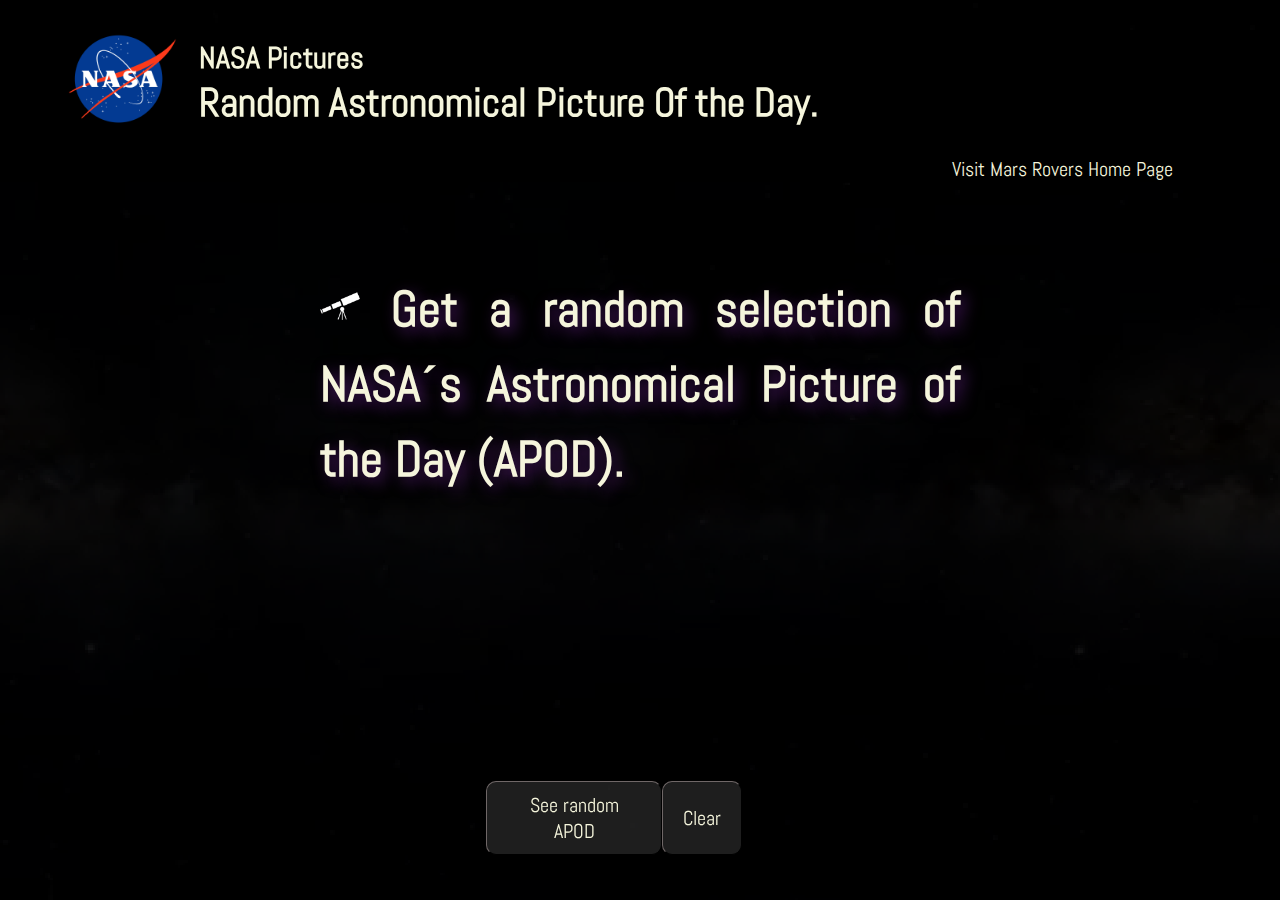
<file: apod.html>
<!DOCTYPE html>
<html lang="en">

<head>
    <meta charset="UTF-8">
    <meta http-equiv="X-UA-Compatible" content="IE=edge">
    <meta name="viewport" content="width=device-width, initial-scale=1.0">
    <title>APOD NASA API</title>
    <script src="./scripts/scriptApod.js"></script>
    <script src="./scripts/util.js"></script>
    <link rel="stylesheet" href="./styles/stylesApod.css">
    <link rel="preconnect" href="https://fonts.googleapis.com">
    <link rel="preconnect" href="https://fonts.gstatic.com" crossorigin>
    <link href="https://fonts.googleapis.com/css2?family=Abel&family=Roboto&display=swap" rel="stylesheet">
</head>

<body>
    <header>
        <div id="headerDiv">
            <a href="./index.html">
                <p id="divLogo">
                    <img id="logoNasa" src="./assets/NASA_logo.svg.png">
                </p>
            </a>
            <span id="h1Div">
                <h2> NASA Pictures </h2>
                <h1>Random Astronomical Picture Of the Day.</h1>
        </div>
        </span>

        </div>
        <nav class="headerNav">
            <a class="headerLink" href="./index.html">Visit Mars Rovers Home Page </a>

        </nav>

    </header>
    <div class="wrapper">
        <video autoplay muted loop id="myVideo">
            <source src="./assets/701881476.mp4" type="video/mp4">
        </video>
        <div class="container">
            <div id="mainTextDiv">
                <span><img class="telescopeIcon" src="./assets/telescopeIcon.png"></span>
                <span class="mainText">Get a random selection of NASA´s Astronomical Picture of the Day (APOD).</span>                
            </div>
        </div>
        <div id="navContainer">
            <nav>
                <button class="allBtns btn3">See random APOD</button>
                <button class="allBtns btn4">Clear</button>
            </nav>
        </div>
    </div>
</body>

</html>
</file>
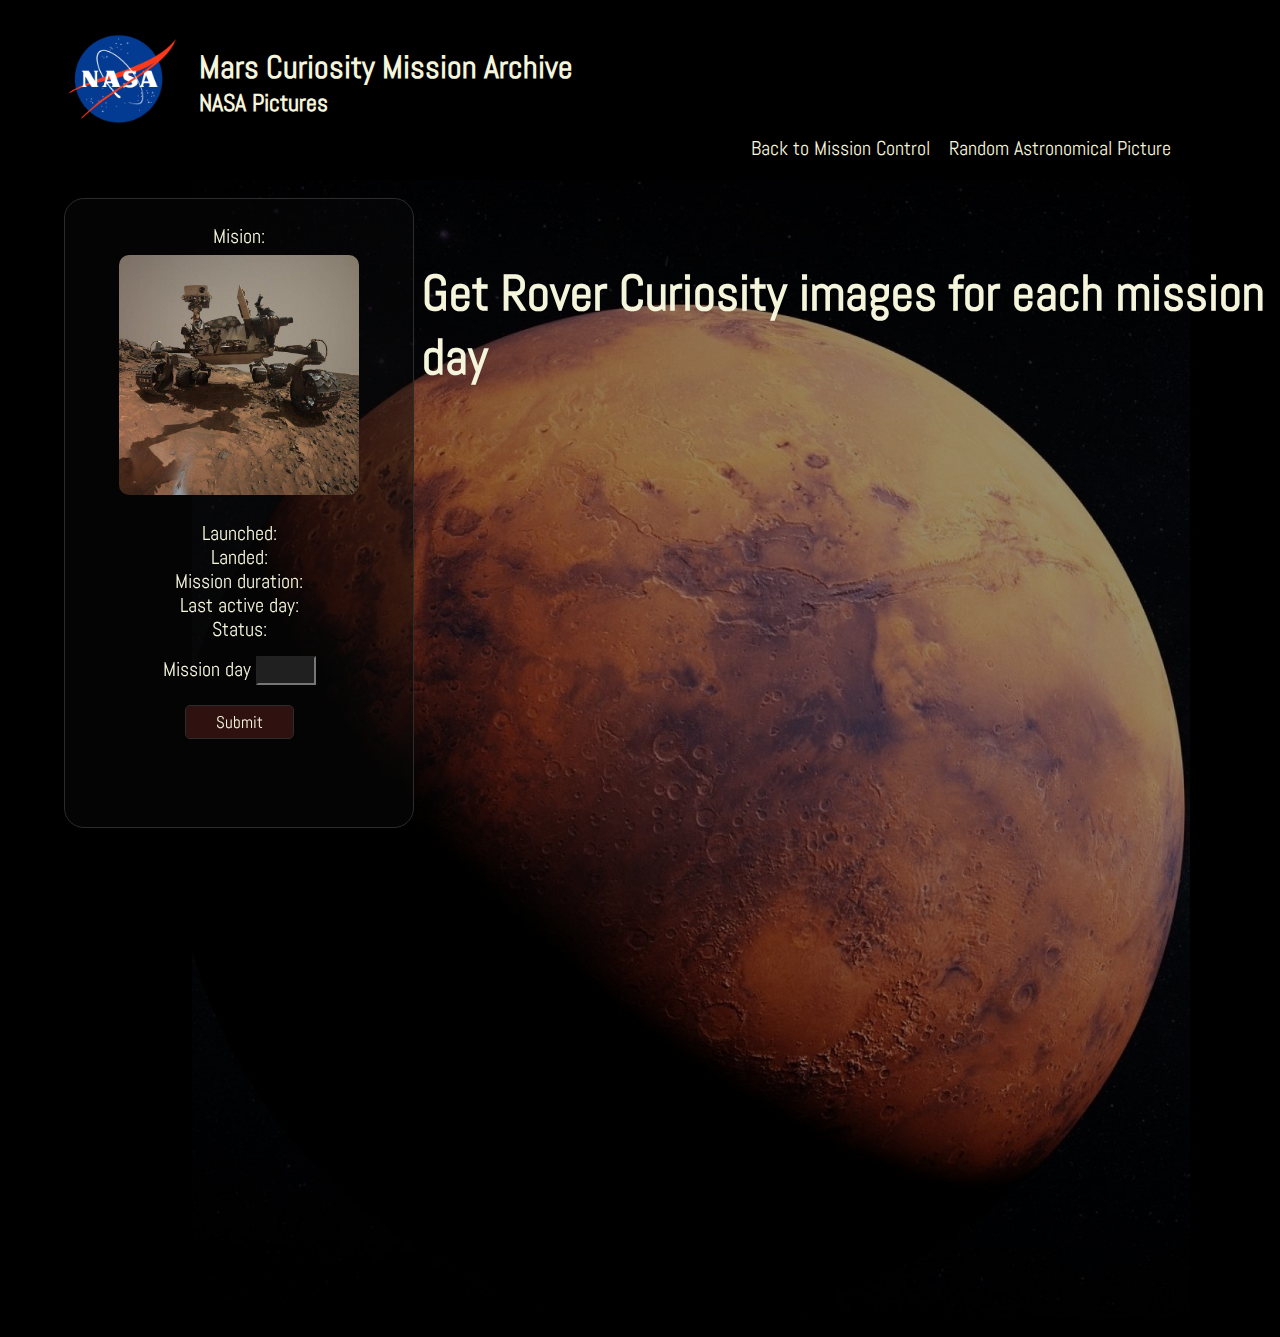
<file: marsCuriosity.html>
<!DOCTYPE html>
<html lang="en">

<head>
    <meta charset="UTF-8">
    <meta http-equiv="X-UA-Compatible" content="IE=edge">
    <meta name="viewport" content="width=device-width, initial-scale=1.0">
    <title>Nasa API</title>
    <script src="./scripts/scriptCuriosity.js"></script>
    <script src="./scripts/util.js"></script>
    <link rel="stylesheet" href="./styles/stylesMissions.css">
    <link rel="preconnect" href="https://fonts.googleapis.com">
    <link rel="preconnect" href="https://fonts.gstatic.com" crossorigin>
    <link href="https://fonts.googleapis.com/css2?family=Abel&family=Roboto&display=swap" rel="stylesheet">
</head>

<body>
    <header>
        <div id="headerDiv">
            <a href="./index.html">
                <p id="divLogo">
                    <img id="logoNasa" src="./assets/NASA_logo.svg.png">
                </p>
            </a>
        <span id="h1Div">           
            <h1>Mars Curiosity Mission Archive</h1>
            <h2> NASA Pictures </h2>
            </span>        
    </div>
    <nav class="headerNav">
        <a class="headerLink" href="./index.html">Back to Mission Control  </a>
        <a class="headerLink" href="./apod.html">  Random Astronomical Picture</a>
    </nav>
        
            <div id="solDay"></div>
        </div>
    </header>
    <main>
        <div id="planetImgContainer"><img id="backgroundPlanet" src="./assets/mars.jpg"></div>

        <div class="about">
            <p>Mision: <span id="mission"></span></p>
            <img src="./assets/Curiosity.jpg" class="roverImg">
            <div id="contenedorMisionData">
                <div class="missionData">
                    <p>Launched: <span id="launch"></span></p>
                    <p>Landed: <span id="landed"></span></p>
                    <p>Mission duration: <span id="sols"></span></p>
                    <p>Last active day: <span id="lastDay"></span></p>
                    <p>Status: <span id="status"></span></p>
                </div>
            </div>
            <form id="diaMision"class="inputForm insideCard">
                <label for="input">Mission day</label>
                <input type="number" id="input" name="input">
                <br>
                <input type="submit" id="submit" value="Submit" class="allBtns enviar">
            </form>
            
        </div>

        <div class="wrapper">
            <div class="container"></div>
            <p id="getImagesText">Get Rover Curiosity images for each mission day</p>
            
        </div>
        </div>
       <!-- <div id="navContainer">
            <nav><button class="allBtns btn3">Back to Mission Control</button>
            </nav>
        -->
    </main>
</body>

</html>
</file>
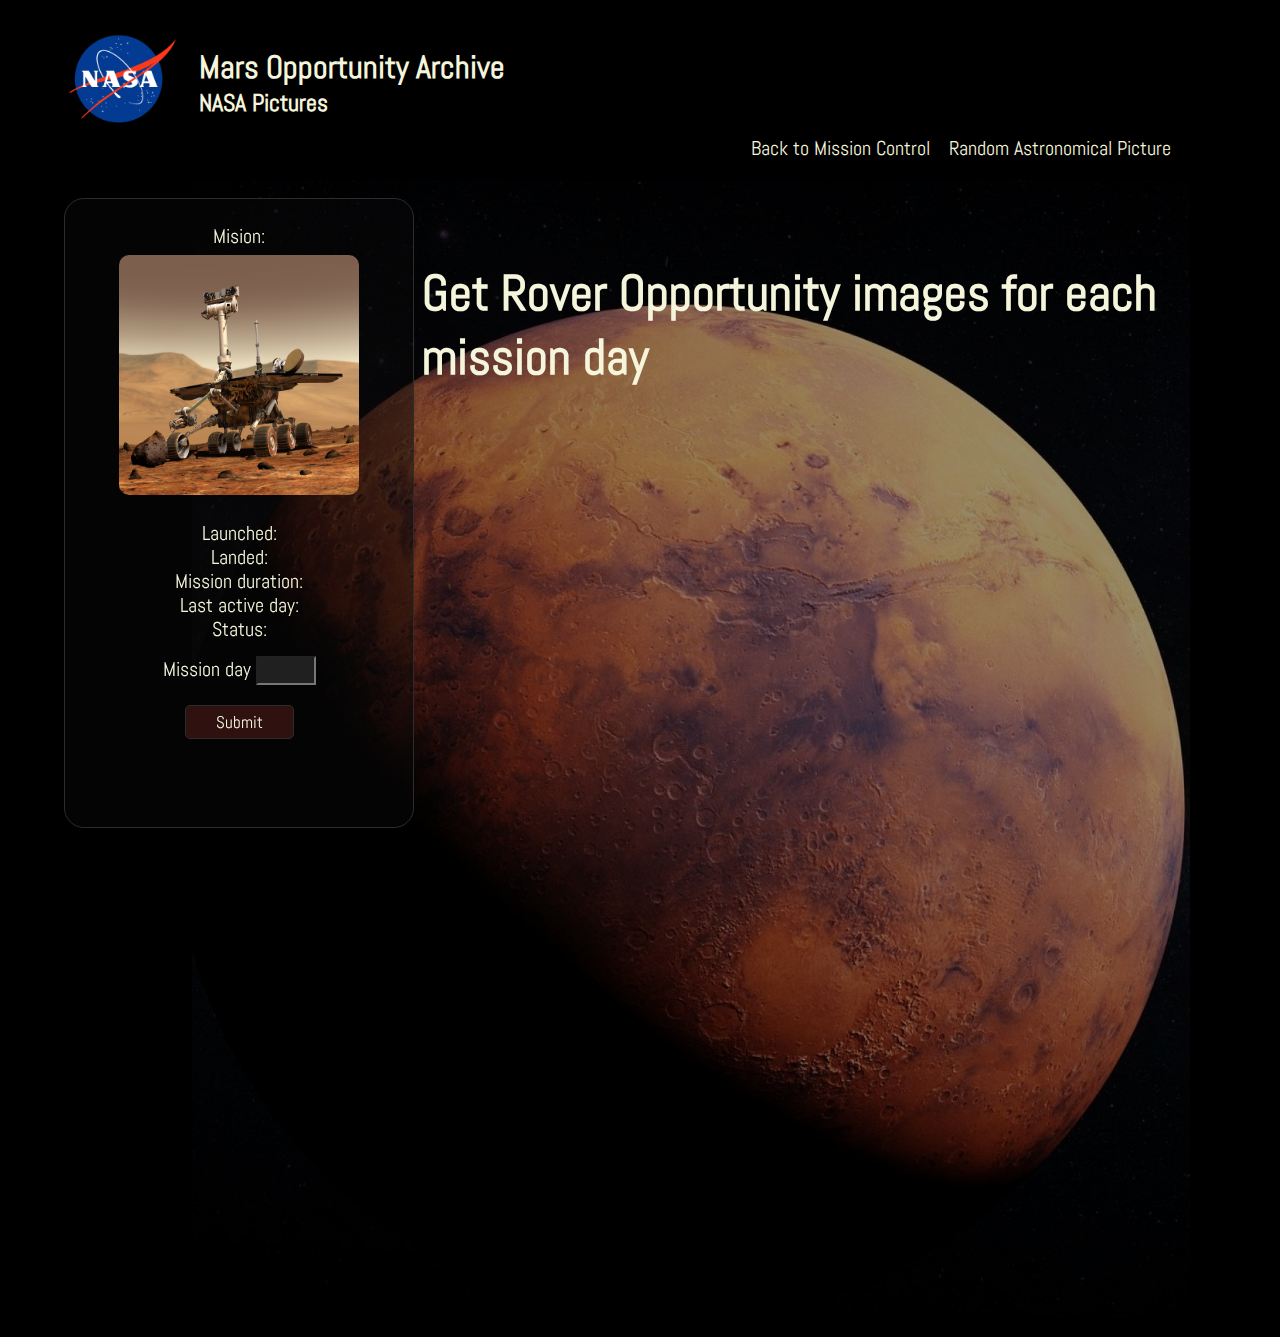
<file: marsOpportunity.html>
<!DOCTYPE html>
<html lang="en">

<head>
    <meta charset="UTF-8">
    <meta http-equiv="X-UA-Compatible" content="IE=edge">
    <meta name="viewport" content="width=device-width, initial-scale=1.0">
    <title>Nasa API</title>
    <script src="./scripts/scriptOpportunity.js"></script>
    <script src="./scripts/util.js"></script>
    <link rel="stylesheet" href="./styles/stylesMissions.css">
    <link rel="preconnect" href="https://fonts.googleapis.com">
    <link rel="preconnect" href="https://fonts.gstatic.com" crossorigin>
    <link href="https://fonts.googleapis.com/css2?family=Abel&family=Roboto&display=swap" rel="stylesheet">
</head>

<body>
    <header>
        <div id="headerDiv">
            <a href="./index.html">
                <p id="divLogo">
                    <img id="logoNasa" src="./assets/NASA_logo.svg.png">
                </p>
            </a>
            <span id="h1Div">
                
                <h1>Mars Opportunity Archive</h1>
                <h2> NASA Pictures </h2>
                </span>
            
        </div>
        <nav class="headerNav">
            <a class="headerLink" href="./index.html">Back to Mission Control  </a>
            <a class="headerLink" href="./apod.html">  Random Astronomical Picture</a>
        </nav>
            
                <div id="solDay"></div>
            </div>
    </header>
    <main>
        <div id="planetImgContainer"><img id="backgroundPlanet" src="./assets/mars.jpg"></div>
        <div class="about">
            <p>Mision: <span id="mission"></span></p>
            <img src="./assets/nasa-opportunity-mars-rover-2.jpg" class="roverImg">
            <div id="contenedorMisionData">
                <div class="missionData">
                    <p>Launched: <span id="launch"></span></p>
                    <p>Landed: <span id="landed"></span></p>
                    <p>Mission duration: <span id="sols"></span></p>
                    <p>Last active day: <span id="lastDay"></span></p>
                    <p>Status: <span id="status"></span></p>
                </div>
            </div>
            <form id="diaMision">
                <label for="input">Mission day</label>
                <input type="number" id="input" name="input">
                <br>
                <input type="submit" id="submit"value="Submit" class="allBtns enviar">
            </form>

        </div>

        <div class="wrapper">
            <div class="container"></div>
            <p id="getImagesText">Get Rover Opportunity images for each mission day</p>
        </div>
        </div>
       <!-- <div id="navContainer">
            <nav><button class="allBtns btn3">Back to Mission Control</button>
            </nav>
        </div>-->
    </main>
</body>

</html>
</file>
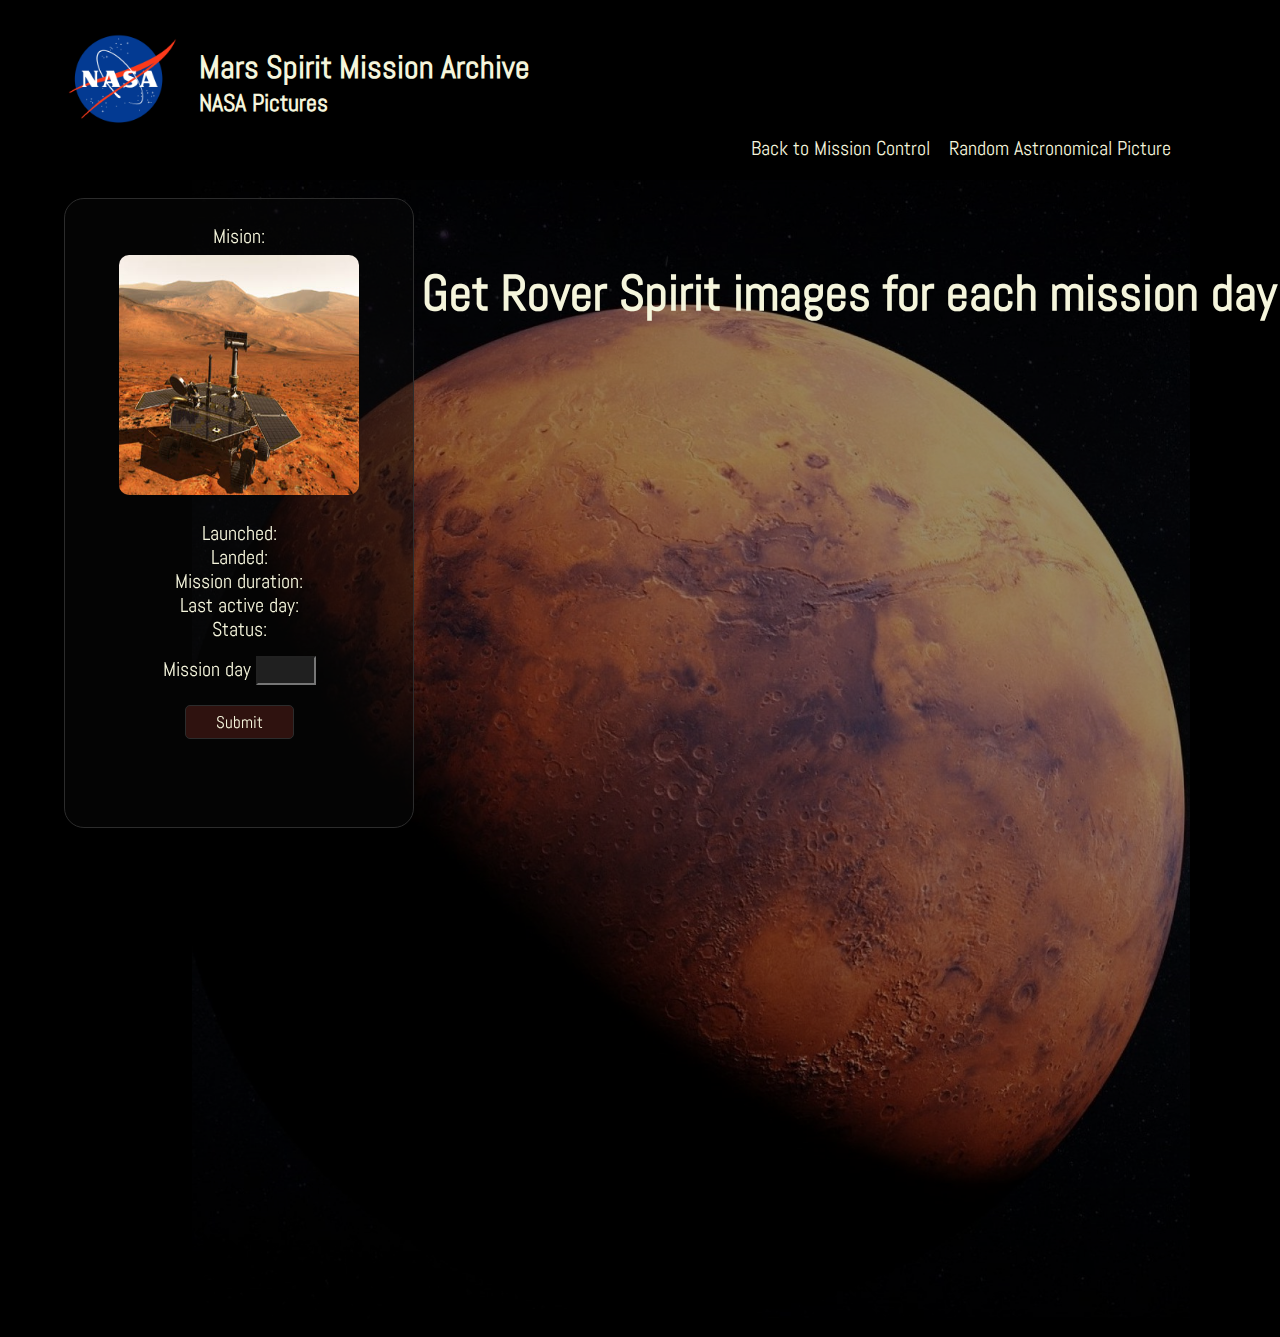
<file: marsSpirit.html>
<!DOCTYPE html>
<html lang="en">

<head>
    <meta charset="UTF-8">
    <meta http-equiv="X-UA-Compatible" content="IE=edge">
    <meta name="viewport" content="width=device-width, initial-scale=1.0">
    <title>Nasa API</title>
    <script src="./scripts/scriptSpirit.js"></script>
    <script src="./scripts/util.js"></script>
    <link rel="stylesheet" href="./styles/stylesMissions.css">
    <link rel="preconnect" href="https://fonts.googleapis.com">
    <link rel="preconnect" href="https://fonts.gstatic.com" crossorigin>
    <link href="https://fonts.googleapis.com/css2?family=Abel&family=Roboto&display=swap" rel="stylesheet">
</head>

<body>
    <header>
        <div id="headerDiv">
            <a href="./index.html">
                <p id="divLogo">
                    <img id="logoNasa" src="./assets/NASA_logo.svg.png">
                </p>
            </a>
            <span id="h1Div">
                
                <h1>Mars Spirit Mission Archive</h1>
                <h2> NASA Pictures </h2>
                </span>
            
        </div>
        <nav class="headerNav">
            <a class="headerLink" href="./index.html">Back to Mission Control  </a>
            <a class="headerLink" href="./apod.html">  Random Astronomical Picture</a>
        </nav>
            
                <div id="solDay"></div>
            </div>
    </header>
    <main>
        <div id="planetImgContainer"><img id="backgroundPlanet" src="./assets/mars.jpg"></div>
        <div class="about">
            <p>Mision: <span id="mission"></span></p>
            <img src="./assets/curiosity (1).jpg" class="roverImg">
            <div id="contenedorMisionData">
                <div class="missionData">
                    <p>Launched: <span id="launch"></span></p>
                    <p>Landed: <span id="landed"></span></p>
                    <p>Mission duration: <span id="sols"></span></p>
                    <p>Last active day: <span id="lastDay"></span></p>
                    <p>Status: <span id="status"></span></p>
                </div>
            </div>
            <form id="diaMision">
                <label for="input">Mission day</label>
                <input type="number" id="input" name="input">
                <br>
                <input type="submit" id="submit" value="Submit"class="allBtns enviar">
            </form>
        </div>
        <div class="wrapper">
            <div class="container"></div>
            <p id="getImagesText">Get Rover Spirit images for each mission day</p>
        </div>
        </div>
       <!-- <div id="navContainer">
            <nav><button class="allBtns btn3">Back to Mission Control</button>
            </nav>
            </div>-->
    </main>
</body>

</html>
</file>
<file: styles/stylesApod.css>
* {
    margin: 0;
    padding: 0;
    box-sizing: border-box;
    /*
   border-style: solid;
   border-color: dimgray;
    */
}

body {
    font-family: 'Abel';
    color: beige;
    background-color: black
}

#myVideo {
    position: fixed;
    right: 0;
    bottom: 0;
    min-width: 100%;
    min-height: 100%;
    opacity: 0.3;
    z-index: -1;

}

header {
    background-color: black;
  
   z-index: 3;
}

 #headerDiv {
    width: 95vw;     
    display: flex;
    align-items: center;
    margin: 30px 0 0;
    margin-left:5vw;
    font-size: 20px;
    margin-bottom: 20px;
}
#logoNasa {
    height: 100px;
    margin-right: 15px;
    width: auto;
}
.headerNav{
   
    text-align: right;
    position: relative;
    right: 8vw;
    background-color: black;
}
.headerLink{
    text-decoration: none;
    font-size: 20px;
    color: beige;  
    font-family: 'Abel';
    padding: 5px;     
    border-radius: 5px;
      
}
.headerLink:hover{
    background-color: rgba(230, 76, 76,0.3);
}

#logoNasa {
    height: 100px;
    width: auto;
}

#navContainer{
    display: flex;
    justify-content: center;
}

#navContainer nav {
    position: fixed;
    bottom:5vh; 
    width:20vw; 
    left:38vw;
    display: flex;
    justify-content: space-around;     
}

.allBtns {
    background: rgba(60, 60, 60, 0.5);
    color: beige;
    border-color:beige;        
    border-width: 0.5px;
    border-color: rgb(27, 25, 25);
    cursor: pointer;
    padding: 10px 20px;
    border-radius: 10px;
    font-size: 20px;
    font-family: 'Abel';
    
}
.allBtns:hover{
    background-color: rgba(173, 172, 172, 0.3);
    
}

.apodDiv {
    
    display: flex;
    
    justify-content: space-evenly;
    align-items: center;   
    margin:0 auto;
    
    
}


.container .apodDiv img {
    max-height: 60vh;
    max-width: 57vw;
    border-radius: 25px;
    border-style: solid;
    border-width: 0.5;
    border-color: rgb(27, 25, 25);
    border-radius: 25px;
   
}

.apodDescripcion {
    max-height: 60vh;
    max-width:42vw;
    padding: 25px;
    border-style: solid;
    border-width: 0.5;
    border-color: rgb(27, 25, 25);
    border-radius: 25px;
    background-color:rgba(27, 25, 25, 0.5); ;
}

#mainTextDiv{
    font-size: 50px;
    font-weight: 600;
    margin-top: 10vh;
    margin-left:25vw;
    width: 50vw;
    line-height: 1.5;
    text-align: justify;
    font-family: 'Abel', sans-serif;
    text-shadow: rgb(75, 25, 101) 5px 5px 15px;

}
.telescopeIcon{
    height: 40px;
    width: auto;
    display: inline;
}
</file>
<file: styles/stylesMissions.css>
* {
    margin: 0;
    padding: 0;
    box-sizing: border-box;
}

body {
    color: beige;
    background-color: black;
    font-family: 'Abel', sans-serif;


}

header {
    position: fixed;
    top: 0px;
    padding-top: 30px;
    left: 5vw;
    background-color: black;
    z-index: 1;
    

}

#headerDiv {
    display: flex;
    align-items: center;
    justify-content: flex-start;
    width:95vw;
    
}

#logoNasa {
    height: 100px;
    margin-right: 15px;
    width: auto;
}
.headerNav{
    margin-bottom: 10px;
    text-align: right;
    position: relative;
    right: 8vw;
}
.headerLink{
    text-decoration: none;
    font-size: 20px;
    color: beige;
    padding: 7px;       
    border-radius: 5px;
    font-family: 'Abel';
      
}
.headerLink:hover{
    background-color:  rgba(230, 76, 76,0.4);
}
h1 {
    
    margin-top: 0;
}
h2{
   
}
main {
    font-family: 'Abel', sans-serif;
}

#planetImgContainer {
    position: absolute;
    overflow: hidden;
    z-index: -1;
    left:3vw;


}

#backgroundPlanet {
    width: 90vw;
    position: relative;
    left: 12vw;
    -webkit-animation: floatBubble 3s normal ease-out;
    opacity: 0.6;


}

@-webkit-keyframes floatBubble  {
    0% {
        top: 500px;
    }

    100% {
        top: 0px;
    }
}

#mission {
    font-size: 25px;
}

.about {
    position: fixed;
    height: 70vh;
    top: 22vh;
    margin-left: 5vw;
    width: 350px;
    padding: 20px;
    font-size: 20px;
    border-style: solid;
    border-width: 0.5px;
    border-color: rgb(44, 44, 44);
    border-radius: 20px;
    text-align: center;
    background: rgba(7, 7, 7, 0.5);


}

.missionData {
    margin-left: 20px;
    text-align: center;
    line-height: 1.2em;
    font-size: 20px;
    margin: 15px;
}

.about span {
    color: rgb(230, 76, 76);
}

.redColor {
    color: rgb(230, 76, 76);
    ;
}

.roverImg {
    max-width: 250px;
    height: 250px;
    padding: 5px;
    border-radius: 15px;

}

#input {
    line-height: 25px;
    width: 60px;
    background: rgba(60, 60, 60, 0.5);
    color: beige;
    font-size: 1rem;

}

.inputForms {
    font-size: 1.2rem;
}

#solDay {
    font-size: 1rem;
}

.encabezadoDiv {
    width: 20vw;
    justify-content: left;
    font-size: 20px;
    position: absolute;
    z-index: 5;
    top: 15vh;
    left: 40vw;
    font-family: 'Abel', sans-serif;

}

.container {

    margin-top: 20vh;
    margin-left: 30vw;
    display: grid;
    grid-template-columns: repeat(3, 1fr);
    grid-column-gap: 20px;
    grid-row-gap: 15px;
    z-index: 2;


}

.container img {
    max-width: 300px;
    height: auto;
    border-radius: 10px;
    border-style: solid;
    border-color: dimgray;
    border-width: 0.5px;
    cursor: pointer;
}

.zoom {
    position: relative;
    transition: transform .3s;
    z-index: 4;
    -ms-transform: scale(2.5);
    -webkit-transform: scale(2.5);
    transform: scale(2.5);
}

.zoomOut {
    transition: transform .3s;
    -ms-transform: scale(1);
    -webkit-transform: scale(1);
    transform: scale(1);
}

#getImagesText {
    position: fixed;
    left: 33vw;
    top: 29vh;
    font-size: 50px;
    font-weight: 600;
    

}

#navContainer nav {
    position: fixed;
    bottom: 3vh;
    left: 8.5vw;
}



#submit {
    margin-top: 20px;
    background: rgb(124 45 35 / 36%);

    color: beige;
    border-color: rgb(44, 44, 44);
    border-width: 0.5px;
    cursor: pointer;
    padding: 5px 30px;
    border-radius: 5px;
    font-size: 17px;
    font-family: 'Abel', sans-serif;
    border-style: solid;
}

#submit:hover{
    background-color:rgba(230, 76, 76,0.4); ;
}
.mensajeArrayVacio {
    position: fixed;
    font-size: 30px;
    width: 60vw;
    text-align: center;
    padding-top: 30vh;
  right: 18vw;
}
@media(max-width: 375px){
    *{
        text-align: center;
    }
#logoNasa{
    height: 90px;
}
    header{
        position: initial;
    }
    #headerDiv {
        display: flex;
        flex-direction: column;
        align-items: center;
        width: initial;           
    }
h1{
    font-size: 1.4em;
}
    
h2{
    display:none
}
.headerNav a:nth-child(1){
    font-size: 15px;
}
.headerNav a:nth-child(2){display:none}
.roverImg{
    display:none
}
.about p:nth-child(1){
    display:none
}
.about{
    position:initial;    
    width:85vw;
    background: none;
    height: 65vh;
    border-style: none;
}
#contenedorMisionData{
    margin-top: 280px;
}

.mensajeArrayVacio{
    position: relative;
    bottom: 670px;
    left: 15vw;
    text-shadow: black 5px 5px 10px;
    font-size: 25px;
}
#getImagesText{
    font-size: 30px;
    position:absolute;
    left:11vw;
    top:35vh;
    text-align: center;
    text-shadow: black 5px 5px 10px;
    width: 77vw;    
}   
#backgroundPlanet{
    left:7vw;
    
}
.missionData{
    position: relative;    
    padding-bottom: 20px;
    left:3vw;
    font-size: 17px;
}


#diaMision{
    position: relative;
    bottom: 30vh;
    font-size: 30px;
    left:4vw;
}
.encabezadoDiv{
width: 70vw;
justify-content: left;
font-size: 20px;
position: absolute;
z-index: 5;
top: 88vh;
left: 13vw;
font-family: 'Abel', sans-serif;
margin-top: 50px;
}
.container{
    margin-top: 12vh;
    margin-left: 1vw;    
    grid-template-columns: repeat(1, 1fr);
    grid-column-gap: 20px;
    grid-row-gap: 15px;    
}
.container.div{
    width: fit-content;
}
#submit {
    position:relative; 
    top: 17vh;
}

}
</file>
